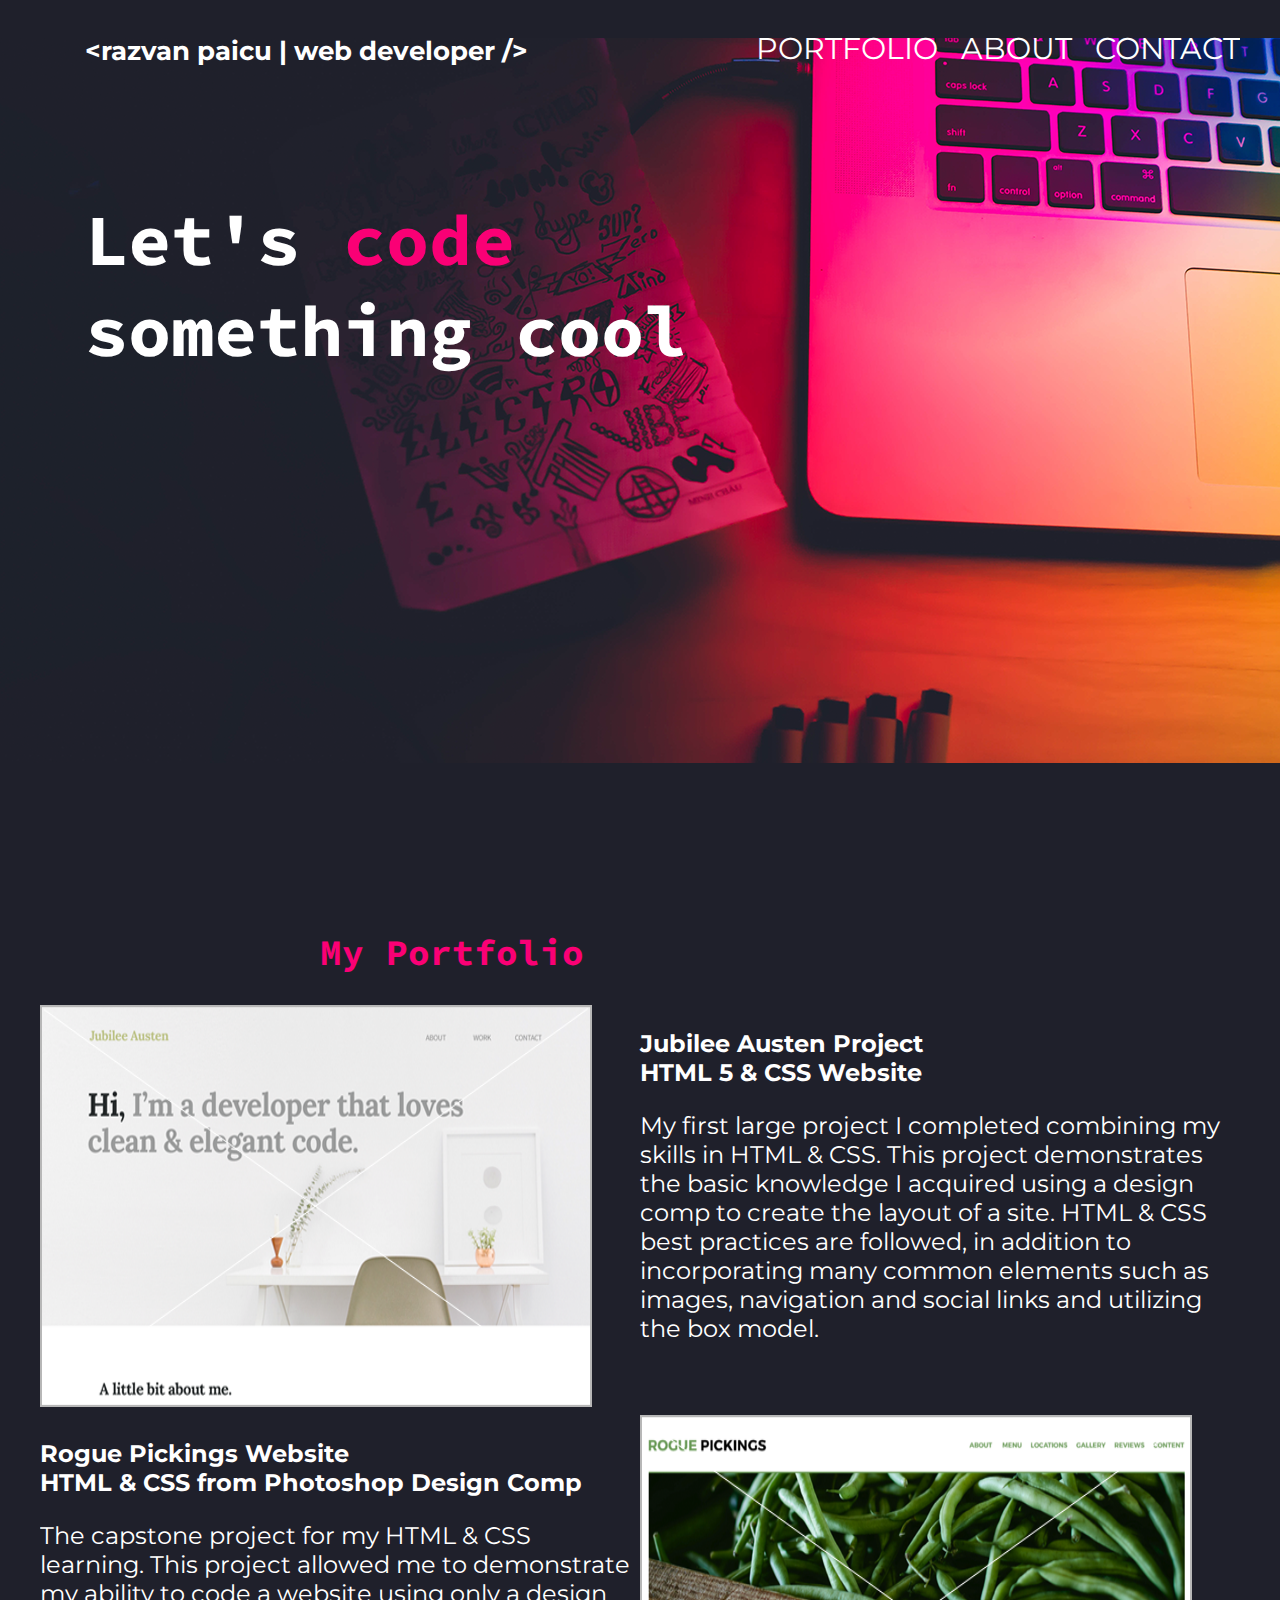
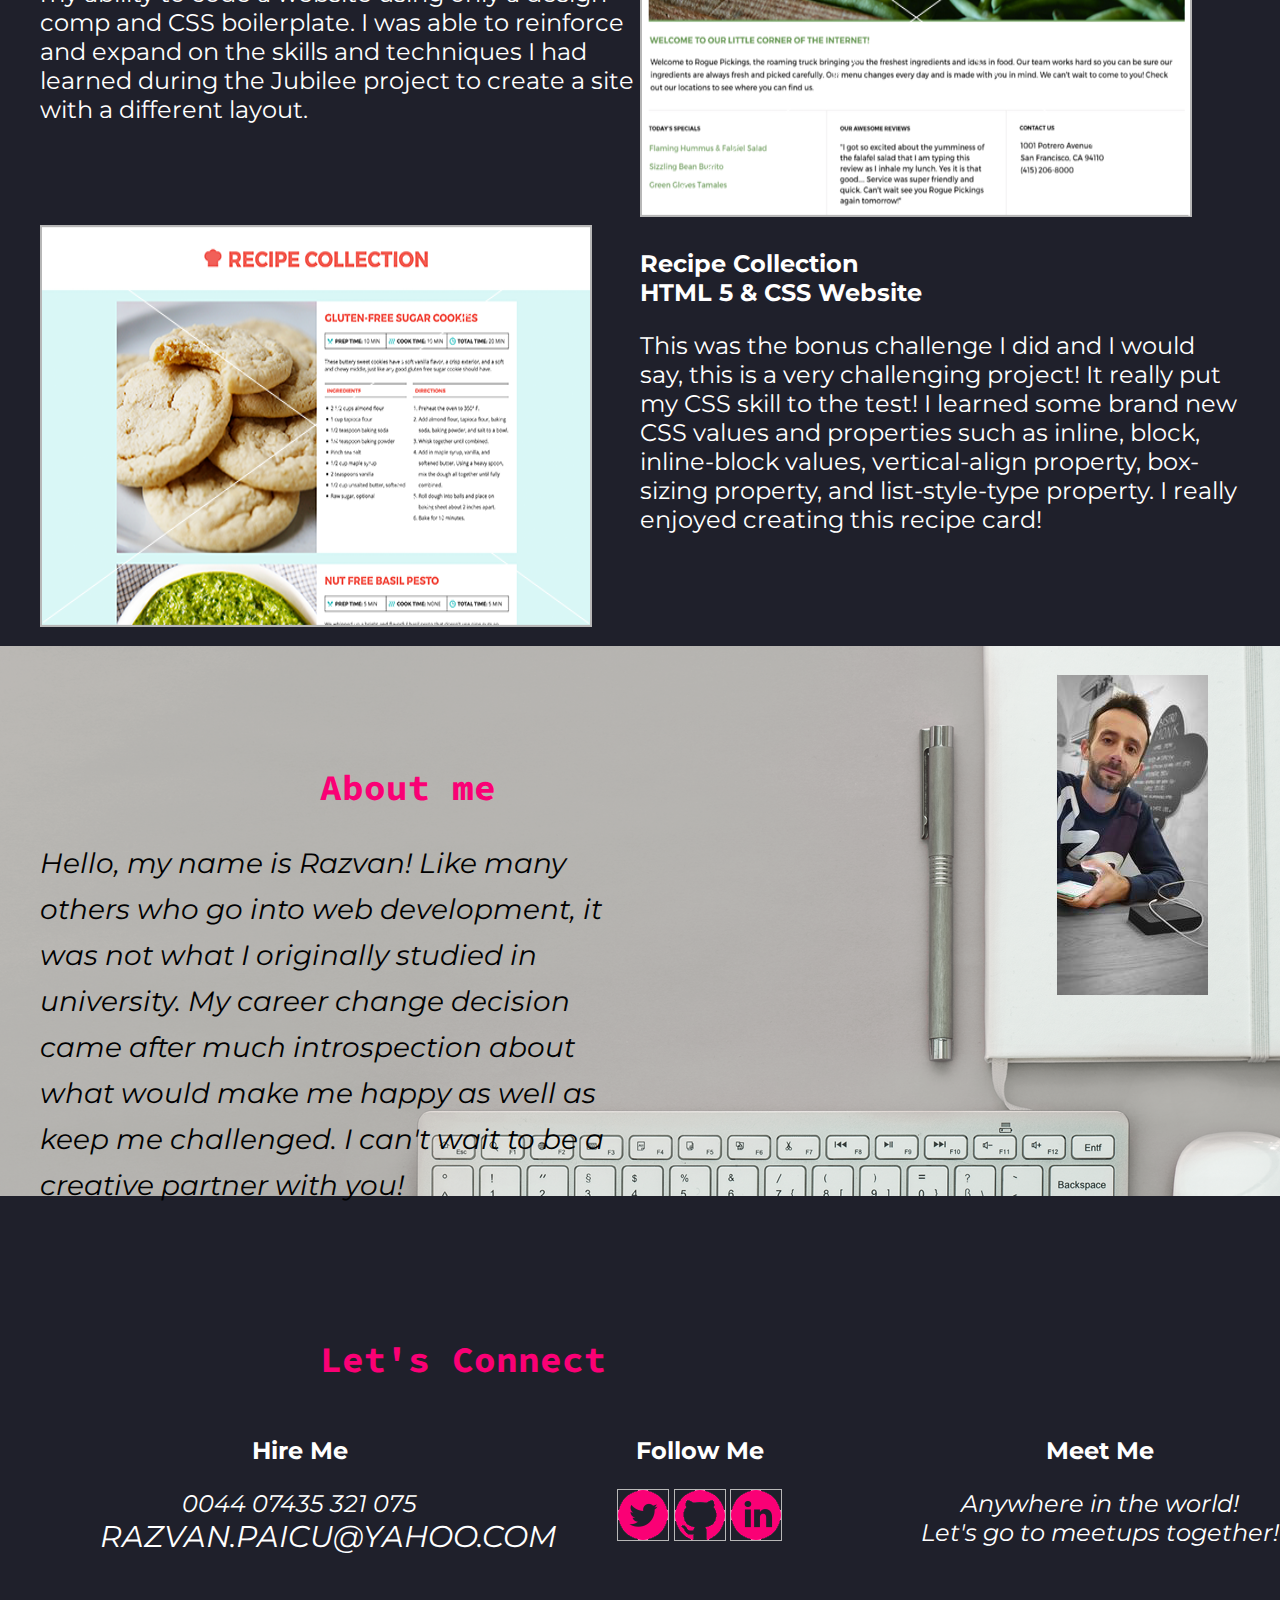
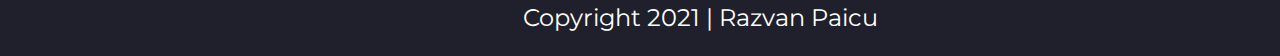
<file: index.html>
<!doctype html>
<html lang="en">
    <head>
        <meta charset="utf-8">
        <title>&lt;razvan paicu | web developer /&gt;</title>
        <link rel='stylesheet' href='css/normalize.css'>
        <link rel='stylesheet' href='css/main.css'>
        <link href="https://fonts.googleapis.com/css2?family=Montserrat:wght@400;700&family=Source+Code+Pro:wght@600&display=swap" rel="stylesheet">
    </head>
    <body>
        <header>
            <div class="full-width">
                <div class="content-wrapper">
                    <div class="half-width">
                        <h4>&lt;razvan paicu | web developer /&gt;</h4>
                    </div>
                    <div class="half-width">
                        <nav>
                            <ul>
                                <li><a href="#portfolio">Portfolio</a></li>
                                <li><a href="#about">About</a></li>
                                <li><a href="#contact">Contact</a></li>
                            </ul>
                        </nav>
                    </div>
                </div>
                <h1>Let's <span>code</span><br> something cool</h1>
            </div>
        </header>

        <main>
            <section id="portfolio">
                <div class="full-width">
                    <h2>My Portfolio</h2>
                    <div class="half-width">
                        <a href="101-jubilee_austen-07-header-styles/index.html" target="_blank"><img src="img/jubilee.png" alt="Jubilee Austen" width="550" height="400"></a>
                    </div>
                    <div class="half-width">
                        <h3><strong>Jubilee Austen Project</strong><br>
                            HTML 5 &amp; CSS Website</h3>
                        <p>My first large project I completed combining my skills in HTML & CSS. This
                            project demonstrates the basic knowledge I acquired using a design comp to create the
                            layout of a site. HTML & CSS best practices are followed, in addition to incorporating many common elements such as images, navigation and social links and utilizing the
                            box model.</p>
                        
                    </div>
                </div>
                <div class="full-width">
                    <div class="half-width">
                        <h3><strong>Rogue Pickings Website</strong><br>
                                HTML &amp; CSS from Photoshop Design Comp</h3>
                            <p>The capstone project for my HTML & CSS learning. This project allowed me
                                to demonstrate my ability to code a website using only a design comp and CSS
                                boilerplate. I was able to reinforce and expand on the skills and techniques I had
                                learned during the Jubilee project to create a site with a different layout.
                            </p>
                    </div>
                    <div class="half-width">
                        <a href="rogue/index.html" target="_blank"><img src="img/rogue.png" alt="Rogue Pickings" width="550" height="400"></a>
                    </div>
                </div>
                <div class="full-width">
                    <div class="half-width">
                        <a href="cooking/index.html" target="_blank"><img src="img/recipe.png" alt="recipe" width="550" height="400"></a>
                    </div>
                    <div class="half-width">
                        <h3><strong>Recipe Collection</strong><br>
                            HTML 5 &amp; CSS Website</h3>
                            <p>This was the bonus challenge I did and I would say, this is a very challenging project!
                                 It really put my CSS skill to the test! I learned some brand new CSS values and properties
                                  such as inline, block, inline-block values, vertical-align property, box-sizing property, 
                                  and list-style-type property. I really enjoyed creating this recipe card!
                            </p>
                    </div>
                </div>
            </section>

            <section id="about">
                <div class="full-width">
                    <div class="half-width">
                        <h2>About me</h2>
                        <p><em>Hello, my name is Razvan! Like many others who go into web development, it was not what
                                I originally studied in university.  My career change decision came after much introspection about
                                what would make me happy as well as keep me challenged.
                                 I can't wait to be a creative partner with you!
                            </em></p>
                    </div>  
                    <div class="half-width">
                    </div>
                </div>  
            </section>

            <section id="contact">
                <div class="full-width">
                    <h2>Let's Connect</h2>
                </div>
            </section>
        </main>

        <footer>
            <div class="third-width">
                  <h3>Hire Me</h3>
                  <address>
                    <p>0044 07435 321 075<br>
                    <a href="mailto:razvan.paicu@yahoo.com">razvan.paicu@yahoo.com</a>
                    </p>
                  </address>
            </div>
            <div class="third-width">
                <h3>Follow Me</h3>
                 <a href="https://twitter.com/PaicuRazvan" target="_blank"><img src="img\twitter-icon.png" alt="Twitter icon" /></a>
                 <a href="https://github.com/uzzi155" target="_blank"><img src="img/github.png" alt="Github icon" /></a>
                 <a href="https://www.linkedin.com/in/paicu-razvan-5436a411b/" target="_blank"><img src="img\linkedin-icon.png" alt="Linkedin icon" /></a>
            </div>
            <div class="third-width">
                <h3>Meet Me</h3>
                <address>
                    <p>Anywhere in the world!<br>
                         Let's go to meetups together!
                    </p>
                </address>
            </div>
            <div class="full-width" id="Copyright">
              <p>Copyright 2021 | Razvan Paicu</p>
            </div>
        </footer>
    </body>
</html>
</file>
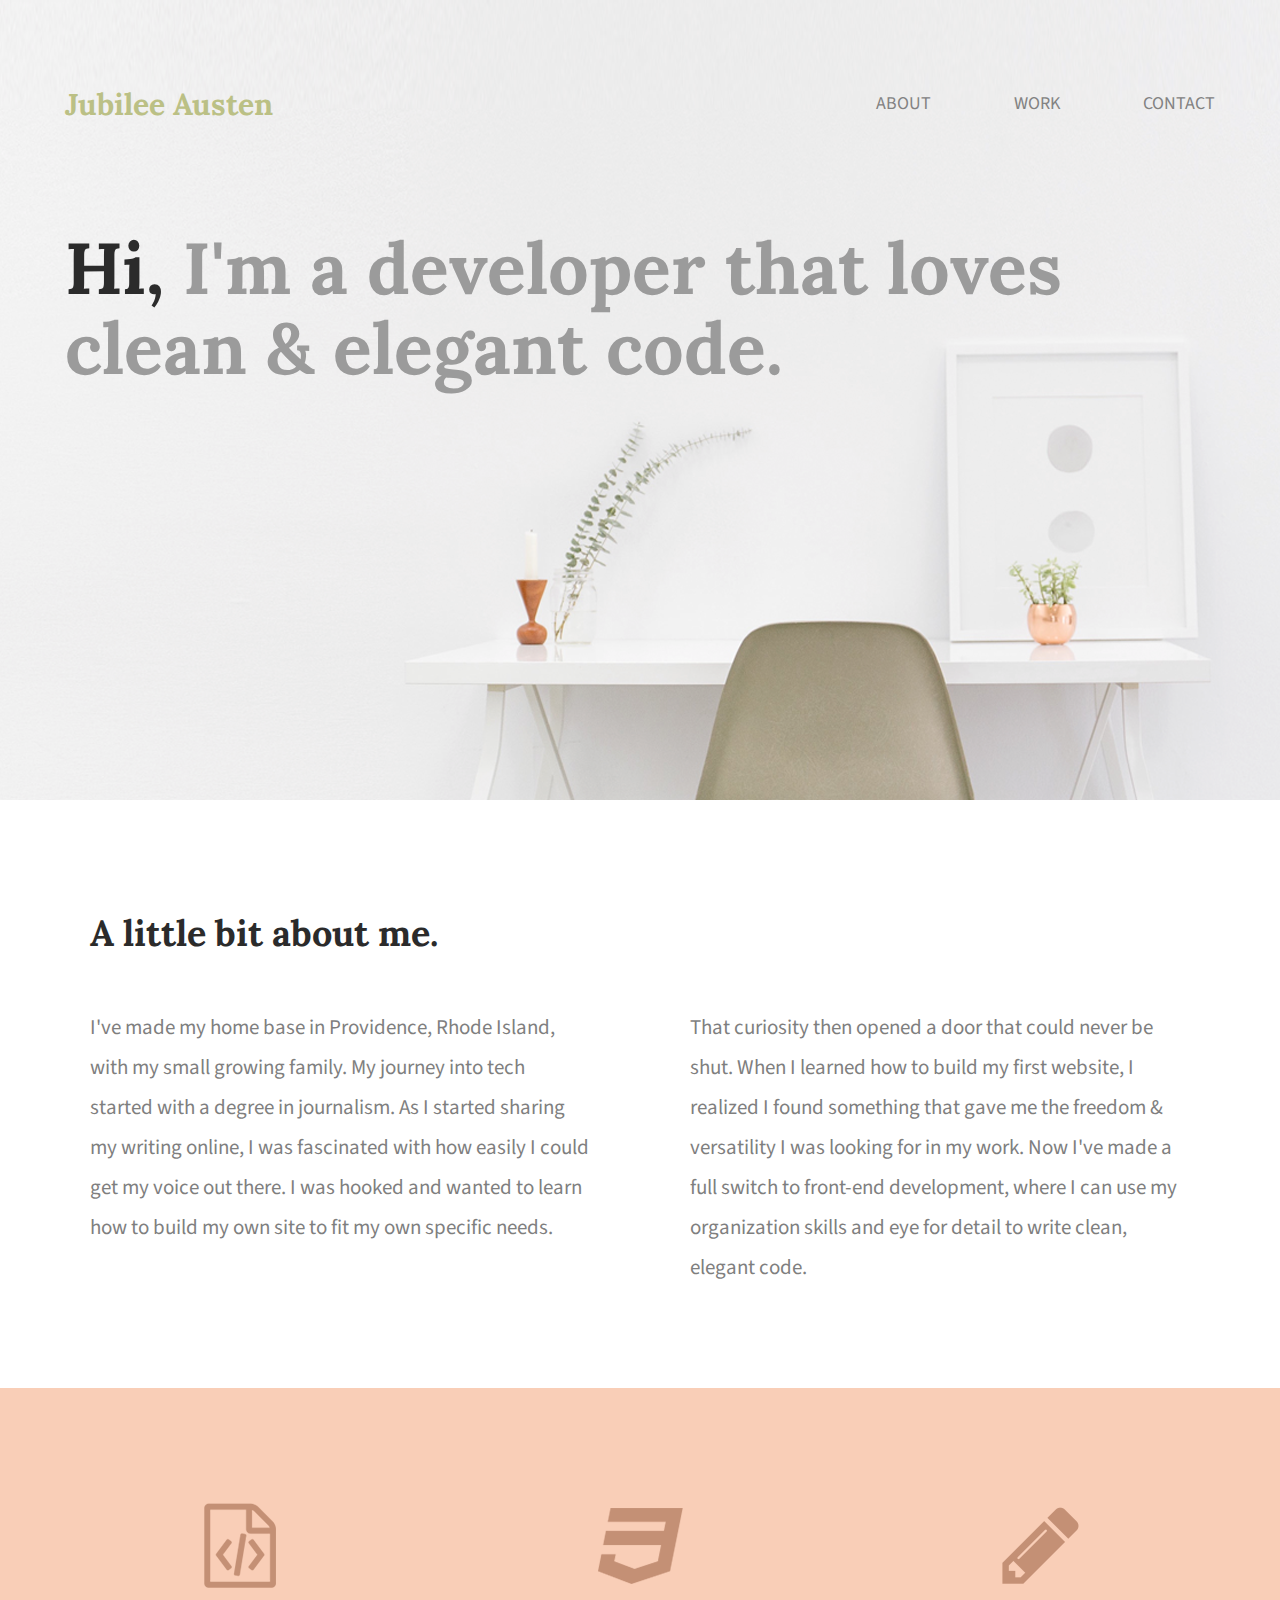
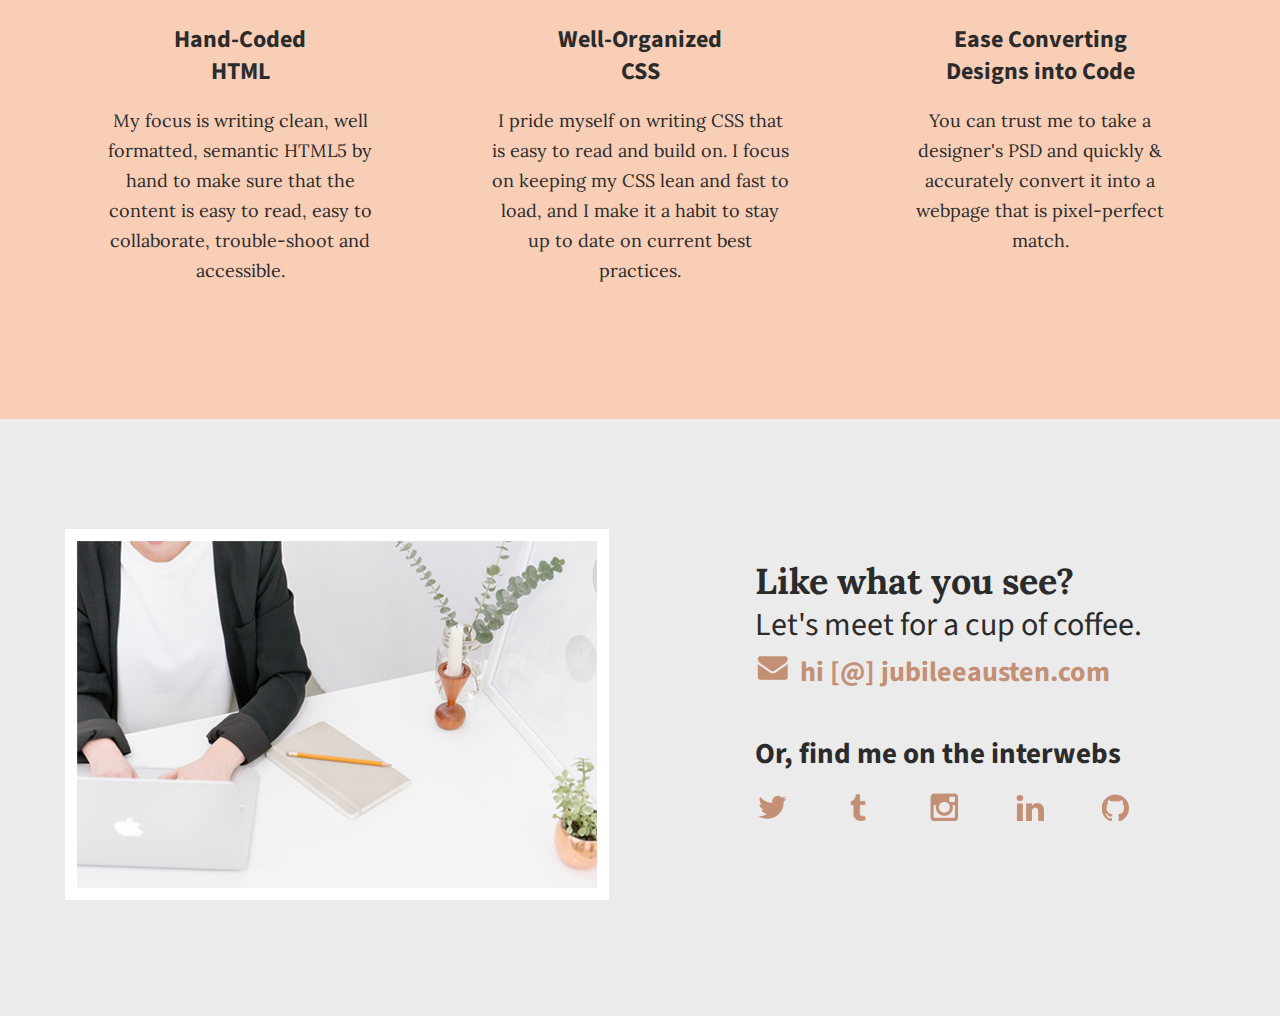
<file: 101-jubilee_austen-07-header-styles/index.html>
<!doctype html>
<html lang="en">

<head>
    <meta charset="utf-8">
    <title>Jubilee Austen | Portfolio</title>
    <link rel="stylesheet" href="css/normalize.css">
    <link rel="stylesheet" href="css/main.css">
    <link href='https://fonts.googleapis.com/css?family=Lora:400,700' rel='stylesheet' type='text/css'>
    <link href='https://fonts.googleapis.com/css?family=Source+Sans+Pro:400,700' rel='stylesheet' type='text/css'>
</head>

<body>
    <header>
        <div class="full-width">
            <div class="half-width">
                <h1>Jubilee Austen</h1>
            </div>
            <div class="half-width">
                <nav>
                    <ul>
                        <li><a href="#about">About</a></li>
                        <li><a href="#work">Work</a></li>
                        <li><a href="#contact">Contact</a></li>
                    </ul>
                </nav>
            </div>
            <h2><span>Hi,</span> I'm a developer that loves clean &amp; elegant code.</h2>
        </div>
    </header>

    <main>
        <section id="about">
            <div class="full-width">
                <h2>A little bit about me.</h2>
                <div class="half-width">
                    <p>I've made my home base in Providence, Rhode Island, with my small growing family. My journey into
                        tech started with a degree in journalism. As I started sharing my writing online, I was
                        fascinated with how easily I could get my voice out there. I was hooked and wanted to learn how
                        to build my own site to fit my own specific needs.</p>
                </div>
                <div class="half-width">
                    <p>That curiosity then opened a door that could never be shut. When I learned how to build my first
                        website, I realized I found something that gave me the freedom &amp; versatility I was looking
                        for in my work. Now I've made a full switch to front-end development, where I can use my
                        organization skills and eye for detail to write clean, elegant code.</p>
                </div>
            </div>
        </section>

        <section id="work">
            <div class="full-width">
                <div class="third-width">
                    <img src="img/html-icon.png" alt="HTML icon" />
                    <h3>Hand-Coded HTML</h3>
                    <p>My focus is writing clean, well formatted, semantic HTML5 by hand to make sure that the content
                        is easy to read, easy to collaborate, trouble-shoot and accessible.</p>
                </div>
                <div class="third-width">
                    <img src="img/css-icon.png" alt="CSS icon" />
                    <h3>Well-Organized CSS</h3>
                    <p>I pride myself on writing CSS that is easy to read and build on. I focus on keeping my CSS lean
                        and fast to load, and I make it a habit to stay up to date on current best practices.</p>
                </div>
                <div class="third-width">
                    <img src="img/pencil-icon.png" alt="Pencil icon" />
                    <h3>Ease Converting Designs into Code</h3>
                    <p>You can trust me to take a designer's PSD and quickly &amp; accurately convert it into a webpage
                        that is pixel-perfect match.</p>
                </div>
            </div>
        </section>

        <footer id="contact">
            <div class="full-width">
                <div class="half-width">
                    <img src="img/contact-image.png" id="contact-img" alt="my contact image" />
                </div>
                <div class="half-width">
                    <h2>Like what you see?</h2>
                    <h3 id="email-header">Let's meet for a cup of coffee.</h3>
                    <a href="mailto:hi@jubileeausten.com"><img src="img/envelope.png" id="envelope"
                            alt="envelope icon" />hi [@] jubileeausten.com</a>
                    <h3 id="socialmedia-header">Or, find me on the interwebs</h3>
                    <ul>
                        <li><a href=""><img src="img/twitter.png" alt="twitter icon" /></a></li>
                        <li><a href=""><img src="img/tumblr.png" alt="tumblr icon" /></a></li>
                        <li><a href=""><img src="img/instagram.png" alt="instagram icon" /></a></li>
                        <li><a href=""><img src="img/linkedin.png" alt="linkedin icon" /></a></li>
                        <li><a href=""><img src="img/github.png" alt="github icon" /></a></li>
                    </ul>
                </div>
            </div>
        </footer>
    </main>
</body>

</html>
</file>
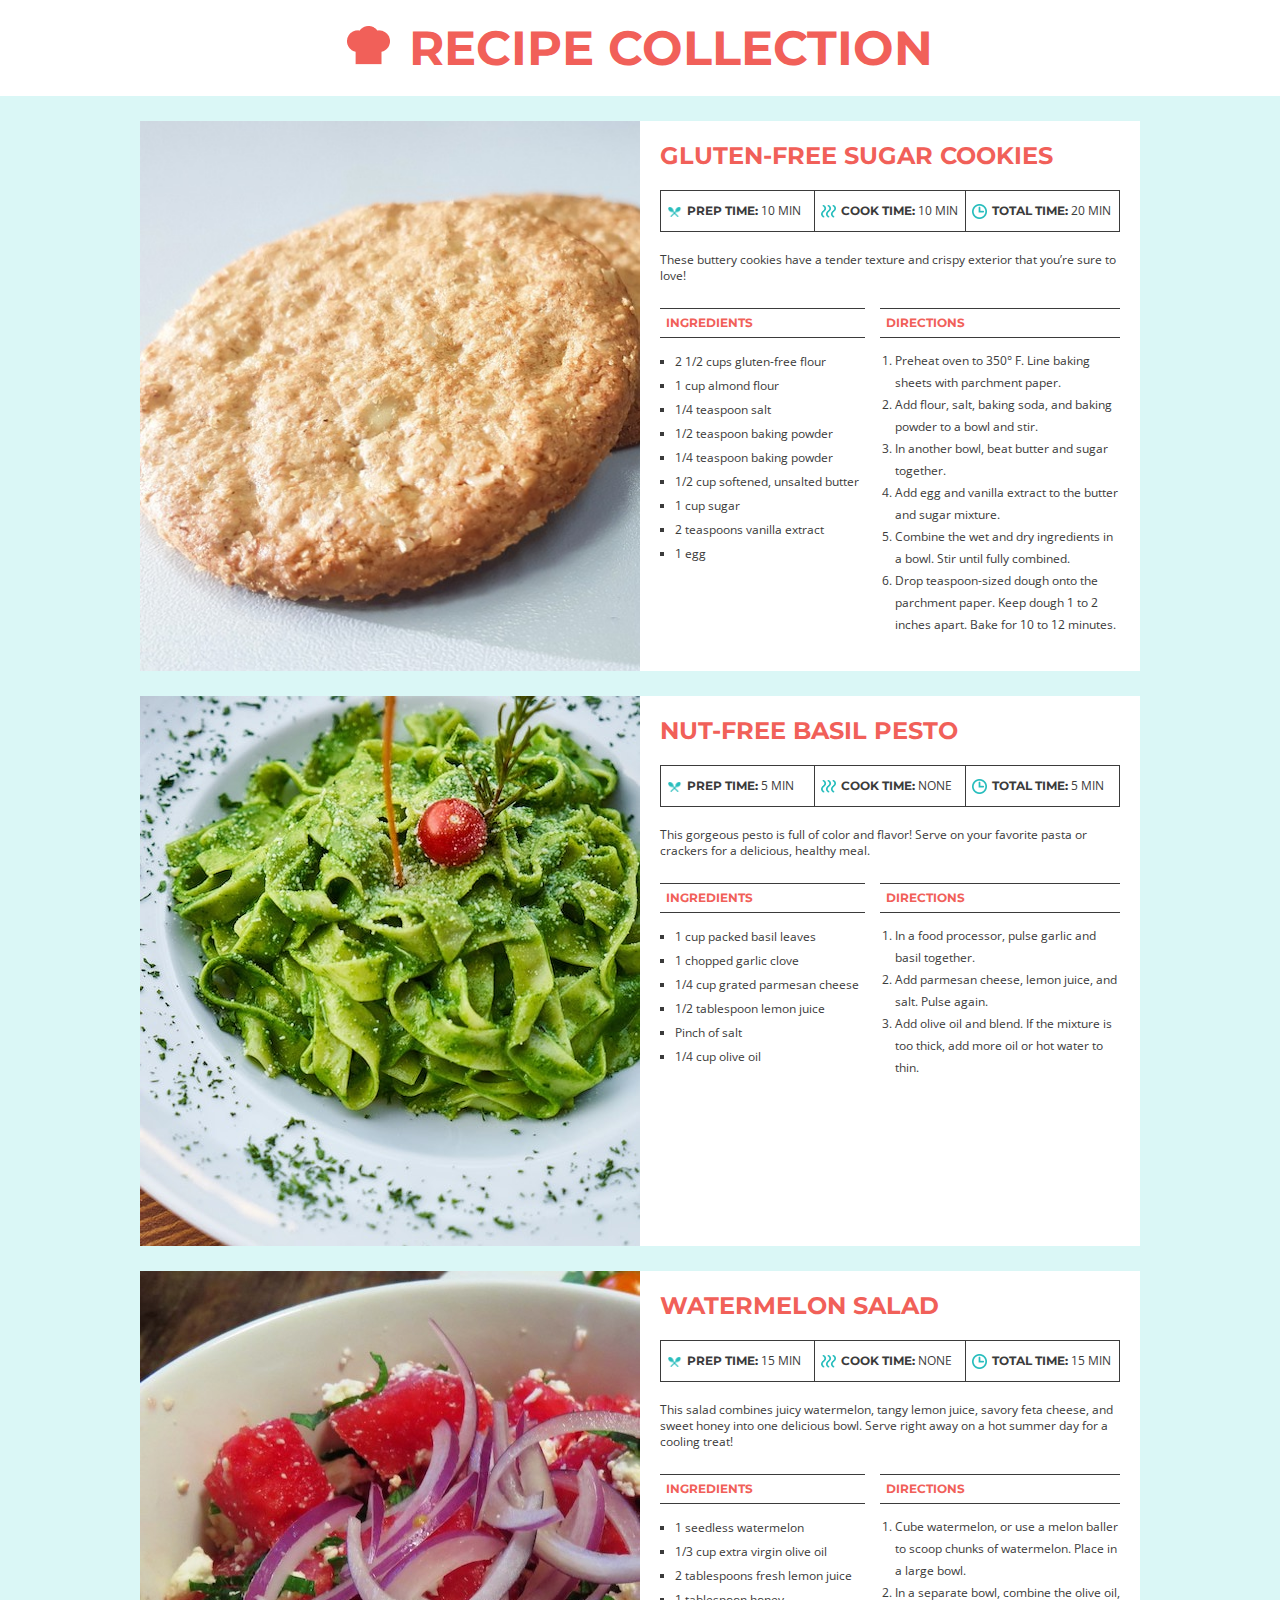
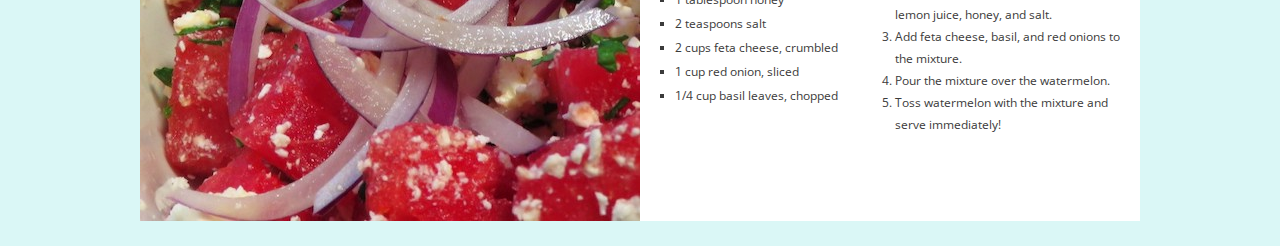
<file: cooking/index.html>
<!doctype html>
<html lang="en">

    <head>
        <meta charset="utf-8">
        <title>Recipe Cards Project</title>
        <link href="https://fonts.googleapis.com/css?family=Montserrat:700%7COpen+Sans&display=swap" rel="stylesheet">
        <link rel="stylesheet" href="css/normalize.css">
        <link rel="stylesheet" href="css/style.css">
    </head>

    <body>
        <header>
            <img src="img/chef-hat.png" alt="chef hat">
            <h1>Recipe Collection</h1>
        </header>
        <main>
            <article id="cookies" class="card">
                <div class="image"></div>
                <div class="recipe">
                    <h2>Gluten-Free Sugar Cookies</h2>
                    <div class="time">
                        <div class="prep">
                            <img src="img/spoons.png" alt="prep time"><p class="time-details"><strong>Prep Time:</strong> 10 Min</p>
                        </div>
                        <div class="cook">
                            <img src="img/steam.png" alt="cook time"><p class="time-details"><strong>Cook Time:</strong> 10 Min</p>
                        </div>
                        <div class="total">
                            <img src="img/clock.png" alt="total time"><p class="time-details"><strong>Total Time:</strong> 20 Min</p>
                        </div>
                    </div>
                    <p class="description">These buttery cookies have a tender texture and crispy exterior that you’re
                        sure to love!</p>
                    <div class="columns">
                        <section class="ingredients">
                            <h3>Ingredients</h3>
                            <ul>
                                <li>2 1/2 cups gluten-free flour</li>
                                <li>1 cup almond flour</li>
                                <li>1/4 teaspoon salt</li>
                                <li>1/2 teaspoon baking powder</li>
                                <li>1/4 teaspoon baking powder</li>
                                <li>1/2 cup softened, unsalted butter</li>
                                <li>1 cup sugar</li>
                                <li>2 teaspoons vanilla extract</li>
                                <li>1 egg</li>
                            </ul>
                        </section>
                        <section class="directions">
                            <h3>Directions</h3>
                            <ol>
                                <li>Preheat oven to 350&deg; F. Line baking sheets with parchment paper.</li>
                                <li>Add flour, salt, baking soda, and baking powder to a bowl and stir.</li>
                                <li>In another bowl, beat butter and sugar together.</li>
                                <li>Add egg and vanilla extract to the butter and sugar mixture.</li>
                                <li>Combine the wet and dry ingredients in a bowl. Stir until fully combined.</li>
                                <li>Drop teaspoon-sized dough onto the parchment paper. Keep dough 1 to 2 inches apart.
                                    Bake for 10 to 12 minutes.</li>
                            </ol>
                        </section>
                    </div>
                </div>
            </article>
            <article id="pesto" class="card">
                <div class="image"></div>
                <div class="recipe">
                    <h2>Nut-Free Basil Pesto</h2>
                    <div class="time">
                        <div class="prep">
                            <img src="img/spoons.png" alt="prep time"><p class="time-details"><strong>Prep Time:</strong> 5 Min</p>
                        </div>
                        <div class="cook">
                            <img src="img/steam.png" alt="cook time"><p class="time-details"><strong>Cook Time:</strong> None</p>
                        </div>
                        <div class="total">
                            <img src="img/clock.png" alt="total time"><p class="time-details"><strong>Total Time:</strong> 5 Min</p>
                        </div>
                    </div>
                    <p class="description">This gorgeous pesto is full of color and flavor! Serve on your favorite pasta
                        or crackers for a delicious, healthy meal.</p>
                    <div class="columns">
                        <section class="ingredients">
                            <h3>Ingredients</h3>
                            <ul>
                                <li>1 cup packed basil leaves</li>
                                <li>1 chopped garlic clove</li>
                                <li>1/4 cup grated parmesan cheese</li>
                                <li>1/2 tablespoon lemon juice</li>
                                <li>Pinch of salt</li>
                                <li>1/4 cup olive oil</li>
                            </ul>
                        </section>
                        <section class="directions">
                            <h3>Directions</h3>
                            <ol>
                                <li>In a food processor, pulse garlic and basil together.</li>
                                <li>Add parmesan cheese, lemon juice, and salt. Pulse again.</li>
                                <li>Add olive oil and blend. If the mixture is too thick, add more oil or hot water to
                                    thin.</li>
                            </ol>
                        </section>
                    </div>
                </div>
            </article>
            <article id="salad" class="card">
                <div class="image"></div>
                <div class="recipe">
                    <h2>Watermelon Salad</h2>
                    <div class="time">
                        <div class="prep">
                            <img src="img/spoons.png" alt="prep time"><p class="time-details"><strong>Prep Time:</strong> 15 Min</p>
                        </div>
                        <div class="cook">
                            <img src="img/steam.png" alt="cook time"><p class="time-details"><strong>Cook Time:</strong> None</p>
                        </div>
                        <div class="total">
                            <img src="img/clock.png" alt="total time"><p class="time-details"><strong>Total Time:</strong> 15 Min</p>
                        </div>
                    </div>
                    <p class="description">This salad combines juicy watermelon, tangy lemon juice, savory feta cheese,
                        and sweet honey into one delicious bowl. Serve right away on a hot summer day for a cooling
                        treat!</p>
                    <div class="columns">
                        <section class="ingredients">
                            <h3>Ingredients</h3>
                            <ul>
                                <li>1 seedless watermelon</li>
                                <li>1/3 cup extra virgin olive oil</li>
                                <li>2 tablespoons fresh lemon juice</li>
                                <li>1 tablespoon honey</li>
                                <li>2 teaspoons salt</li>
                                <li>2 cups feta cheese, crumbled</li>
                                <li>1 cup red onion, sliced</li>
                                <li>1/4 cup basil leaves, chopped</li>
                            </ul>
                        </section>
                        <section class="directions">
                            <h3>Directions</h3>
                            <ol>
                                <li>Cube watermelon, or use a melon baller to scoop chunks of watermelon. Place in a
                                    large bowl.</li>
                                <li>In a separate bowl, combine the olive oil, lemon juice, honey, and salt.</li>
                                <li>Add feta cheese, basil, and red onions to the mixture.</li>
                                <li>Pour the mixture over the watermelon.</li>
                                <li>Toss watermelon with the mixture and serve immediately!</li>
                            </ol>
                        </section>
                    </div>
                </div>
            </article>
        </main>
    </body>

</html>
</file>
<file: css/main.css>
/* Grid */

.full-width { 
    width: 1200px;
    margin: 0 auto;
    overflow: auto;
}

.half-width {
    width: 600px;
    float: left;
}
.third-width {
    width: 400px;
    float: left;
    color:#1f202b;
    border: none;
    margin-left: 0;
}
html {
    background-color: #1f202b;
    }
/* header */
header {
    height: 800px;
    background-image: url(../img/hero-background.png);
    background-position: center;
    background-repeat: no-repeat;
}
h4 {
    color: white;
    font-size: 26px;
    font-family: 'Montserrat';
    padding: 0 45px;
}
h1 {
    color:white;
    font-size: 72px;
    font-family: 'Source Code Pro';
    padding: 45px;
    float: left;

}
h1 span {
    color: #fa0075;
}
nav {
    float: right;
}
nav ul li {
    display: inline-block;
}
nav,ul,li,a {
    color: white;
    font-size: 30px;
    font-family: 'Montserrat';
    text-decoration: none;
    text-transform: uppercase;
    text-indent: 0.5em;
}

/*portofolio */


h2 {
    color: #fa0075;
    font-size: 36px;
    font-family: 'Source Code Pro';
    padding-left: 280px;
    padding-top: 100px;
    
}h3 {
    color: white;
    font-size: 24px;
    font-family: 'Montserrat';
}
img {
    border: 1px solid #b7b7b7;
    color: #1f202b;
}
p {
    color: white;
    font-size: 24px;
    font-family: 'Montserrat';
    display: block;
}   
/*about */

#about {
    background-image: url(../img/about-me.png);
    background-position: center;
    background-repeat: no-repeat;
    }
em { color: black;
       float: left;
       font-size: 28px;
       line-height: 46px;
       font-family: sans-serif bold;
       padding-top: 0;
    }
   /*footer */ 
   footer {
    display: block;
    float: left;
    padding-left: 100px;
    text-align: center;
}
.third-width {
    float: left;
    width: 33.33%;
}
div {
    display: block;
    box-sizing: border-box; 
}
#copyright .full-width {
    padding: 110px 0;
}
@media screen and (max-width: 600px) {
    .column {
      width: 100%;
    }
}
  
#footer h3 {
    font-size: 24px;
    line-height: 32px;
}
#footer p {
    font-size: 18px;
    line-height: 30px;
    padding: 0 50px;
    clear: both;
}

#footer ul li {
    display: inline-block;
}
#footer ul img {
    padding-right: 48px;
}
</file>
<file: 101-jubilee_austen-07-header-styles/css/main.css>
/****** BASE STYLES ******/

body {
    font-family: 'Source Sans Pro', sans-serif;
    color: #2b2b2b;
}

/****** GRID ******/

.full-width {
    width: 1200px;
    margin: 0 auto;
    overflow: auto;
}
.half-width {
    width: 600px;
    float: left;
}
.third-width {
    width: 400px;
    float: left;
}

/****** HEADER ******/

header {
    height: 800px;
    background: url('../img/full-background.png');
    background-size: cover;
    background-position: center;
}

header h1 {
    font-family: 'Lora', serif;
    font-size: 30px;
    color: #bbc085;
    padding: 65px 0 65px 25px;
}
nav {
    float: right;
    padding: 75px 25px;
}
nav ul li{
    display: inline-block;
}
nav ul li a {
    text-transform: uppercase;
    text-decoration: none;
    font-size: 18px;
    color: #828282;
    padding-left: 80px;
}
header h2 {
    width: 1000px;
    clear: both;
    font-family: 'Lora', serif;
    font-size: 72px;
    line-height: 80px;
    color: #9b9b9b;
    padding: 20px 0 20px 25px;
}
header h2 span {
    color: #2b2b2b;
}

/****** ABOUT ******/

#about .full-width {
    padding: 80px 0;
}

#about h2 {
    font-family: 'Lora', serif;
    font-size: 36px;
    padding-left: 50px;
}
#about p {
    font-size: 21px;
    color: #7f7f7f;
    line-height: 40px;
    padding-left: 50px;
    padding-right: 50px;
}

/****** WORK ******/

#work {
    background-color: #f9ceb7;
    text-align: center;
}

#work .full-width {
    padding: 115px 0;
}

#work img {
    padding-bottom: 30px;
}

#work h3 {
    font-size: 24px;
    line-height: 32px;
    width: 190px;
    margin: 0 auto;
}

#work p {
    font-family: 'Lora', serif;
    font-size: 18px;
    line-height: 30px;
    padding: 0 50px;
}

/****** CONTACT ******/

#contact {
    background-color: #ebebeb;
}
#contact .full-width {
    padding: 110px 0;
}
#contact img#contact-img {
    margin-left: 25px;
    border: 12px solid #ffffff;
}
#contact h2, #contact #email-header, #contact #socialmedia-header, #contact ul {
    padding-left: 115px;
}
#contact #envelope {
    padding: 0 10px 0 115px;
}
#contact h2 {
    font-family: 'Lora', serif;
    font-size: 36px;
    line-height: 44px;
}
#contact #email-header{
    font-size: 32px;
    font-weight: 400;
    line-height: 44px;
    margin: -30px 0 5px 0;
}
#contact #socialmedia-header {
    font-weight: bold;
    font-size: 29px;
    line-height: 44px;
    margin: 40px 0 0 0;
}
#contact a {
    text-decoration: none;
    color: #c49075;
    font-weight: bold;
    font-size: 28px;
}
#contact ul {
    list-style: none;
}
#contact ul li {
     display: inline-block;
}
#contact ul img {
    padding-right: 48px;
}
</file>
<file: cooking/css/style.css>
body {
	background: #DAF7F6;
	font-family: 'Open Sans', sans-serif;
	font-size: 12px;
	line-height: 16px;
	color: #3B3B3B;
}

header {
	background: #FFFFFF;
	text-align: center;
}

h1 {
	display: inline-block;
	padding: 40px 0;
	margin: 0;
	font-family: 'Montserrat', sans-serif;
	font-size: 48px;
	font-weight: bold;
	text-transform: uppercase;
	color: #F16059;
}

header img {
	margin-right: 16px;
}

main {
	width: 1000px;
	margin: 0 auto;
}

.card {
	margin: 25px 0;
	overflow: auto;
}

.image {
	float: left;
	width: 500px;
	height: 550px;
}

.recipe {
	float: left;
	padding: 20px;
	width: 500px;
	height: 550px;
	background: #FFFFFF;
	box-sizing: border-box;
}

#cookies .image {
	background-image: url("../img/gluten-free-sugar-cookies.jpg");
	background-size: cover;
}

#pesto .image {
	background-image: url("../img/nut-free-pesto.jpg");
	background-size: cover;
}

#salad .image {
	background-image: url("../img/watermelon-salad.jpg");
	background-size: cover;
}

.recipe h2 {
	margin-top: 0;
	font-family: 'Montserrat', sans-serif;
	font-size: 24px;
	font-weight: bold;
	text-transform: uppercase;
	line-height: 29px;
	color: #F16059;
}

.time {
	margin-bottom: 20px;
	border-width: 1px;
	border-style: solid;
	border-color: #3B3B3B;
	overflow: auto;
}

.time div {
	float: left;
	padding-left: 6px;
	width: 33.3333%;
	box-sizing: border-box;
	text-transform: uppercase;
}

.time .cook {
	border-width: 0 1px;
	border-style: solid;
	border-color: #3B3B3B;
}

.time img {
	margin-right: 5px;
	vertical-align: middle;
	width: 15px;
	height: auto;
}

.time-details {
	display: inline-block;
}

.time strong {
	font-family: 'Montserrat', sans-serif;
}

.columns {
	overflow: auto;
}

.directions {
	float: left;
	width: 240px;
}

.ingredients {
	float: left;
	margin-right: 15px;
	width: 205px;
}

.recipe h3 {
	padding: 6px;
	border-width: 1px 0;
	border-style: solid;
	border-color: #3B3B3B;
	font-family: 'Montserrat', sans-serif;
	font-size: 12px;
	font-weight: bold;
	text-transform: uppercase;
	color: #F16059;
}

.ingredients ul {
	padding-left: 15px;
	line-height: 24px;
	list-style-type: square;
}

.directions ol {
	padding-left: 15px;
	line-height: 22px;
}
</file>
